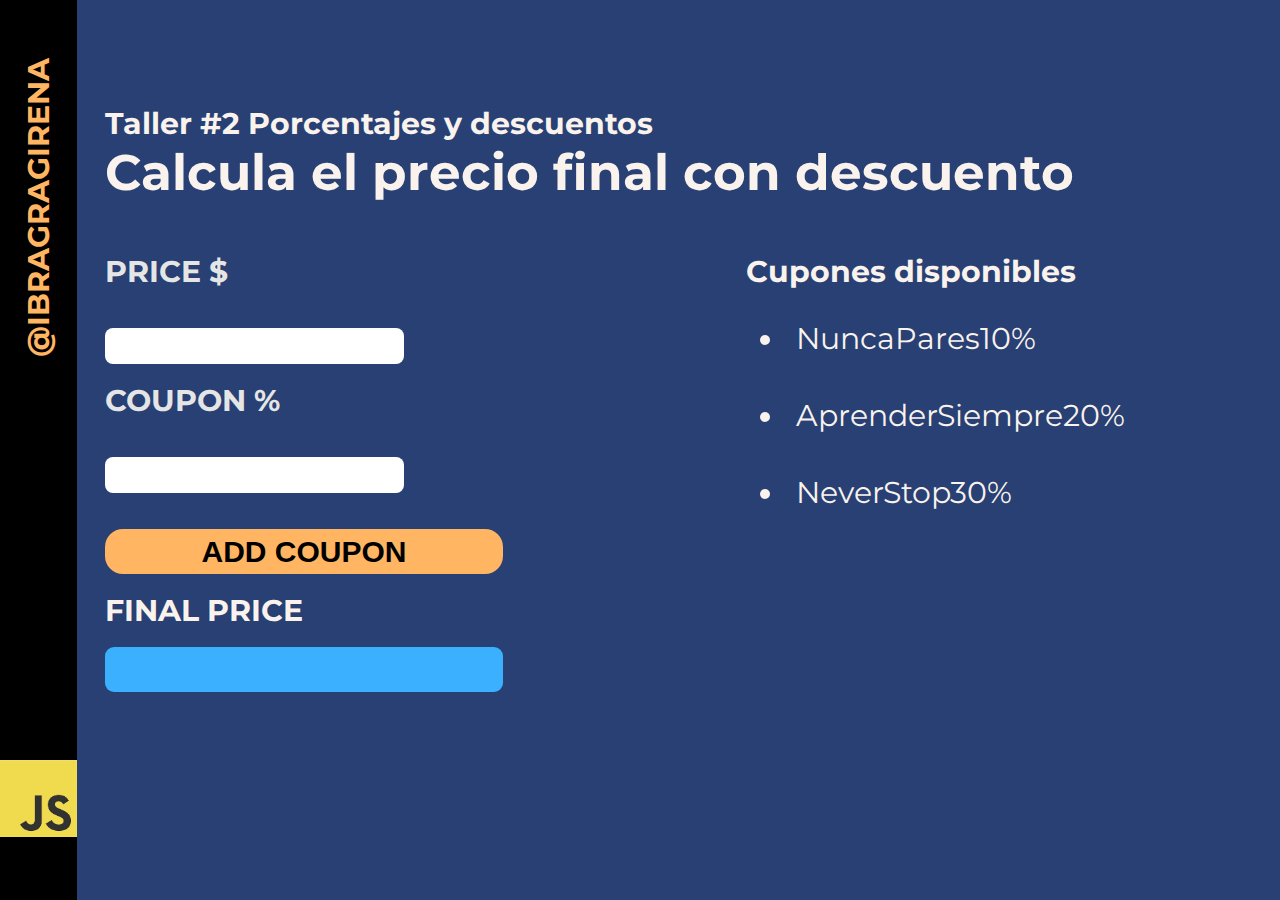
<file: descuentos.html>
<!DOCTYPE html>
<html lang="en">
<head>
    <meta charset="UTF-8">
    <meta http-equiv="X-UA-Compatible" content="IE=edge">
    <meta name="viewport" content="width=device-width, initial-scale=1.0">
    <link rel="preconnect" href="https://fonts.googleapis.com">
    <link rel="preconnect" href="https://fonts.gstatic.com" crossorigin>
    <link href="https://fonts.googleapis.com/css2?family=Montserrat:wght@100;400;700&family=Work+Sans:ital,wght@0,100;0,400;0,700;1,700&display=swap" rel="stylesheet">
    <link rel="stylesheet" href="./styles.css">
    <title>Percentages and discounts | Curso Práctico de Javascript en Platzi</title>
</head>
<body>
    <header class="nav-bar">
        <nav>
            <div>
                <a href="./index.html">
                    <img class="js" src="./icons/js.png" />
                </a>
            </div>    
            <a class="user" href="https://www.linkedin.com/in/ibrahim-gragirena-0a2a38190/" target="_blank">@IBRAGRAGIRENA</a>
        </nav> 
    </header>

    <main>
        <section class="card">
            <header>
                <h2>Taller #2 Porcentajes y descuentos</h2>
                <h1>Calcula el precio final con descuento</h1>
            </header>
    
            <div class="taller">
                <section class="discount">
                    <form class="form">
                        <label class="label" for="inputPrice" >PRICE $</label>
                        <input class="input" id="inputPrice" type="number"  /> 
                        
                        <!--oninput="onClickButtonPrice()" Para leer automatico el texto del user combinado al discount.-->
            
                       <!--<label class="label" for="inputDiscount">DISCOUNT %</label>--> 
                        <!-- <input class="input" id="inputDiscount" type="number" oninput="onClickButtonPrice()" />--> 
            
                        <label class="label" for="inputCoupon">COUPON %</label>
                        <input class="input" id="inputCoupon" type="text" />
                        <button class="primary-button" type="button" onclick="onClickButtonPrice()"> ADD COUPON </button>
            
                        <h2 class="finalPrice">FINAL PRICE</h2>
                        <div class="result" id="resultPrice"></div>
            
                    </form>
                </section>
                <section class="discount">
                    <h2>Cupones disponibles</h2>
                    <ul>
                        <li>NuncaPares10%</li>
                        <li>AprenderSiempre20%</li>
                        <li>NeverStop30%</li>
                    </ul>
                </section>
            </div>
            
        </section>
    </main>

    <script src="./descuentos.js"></script>
</body>
</html>
</file>
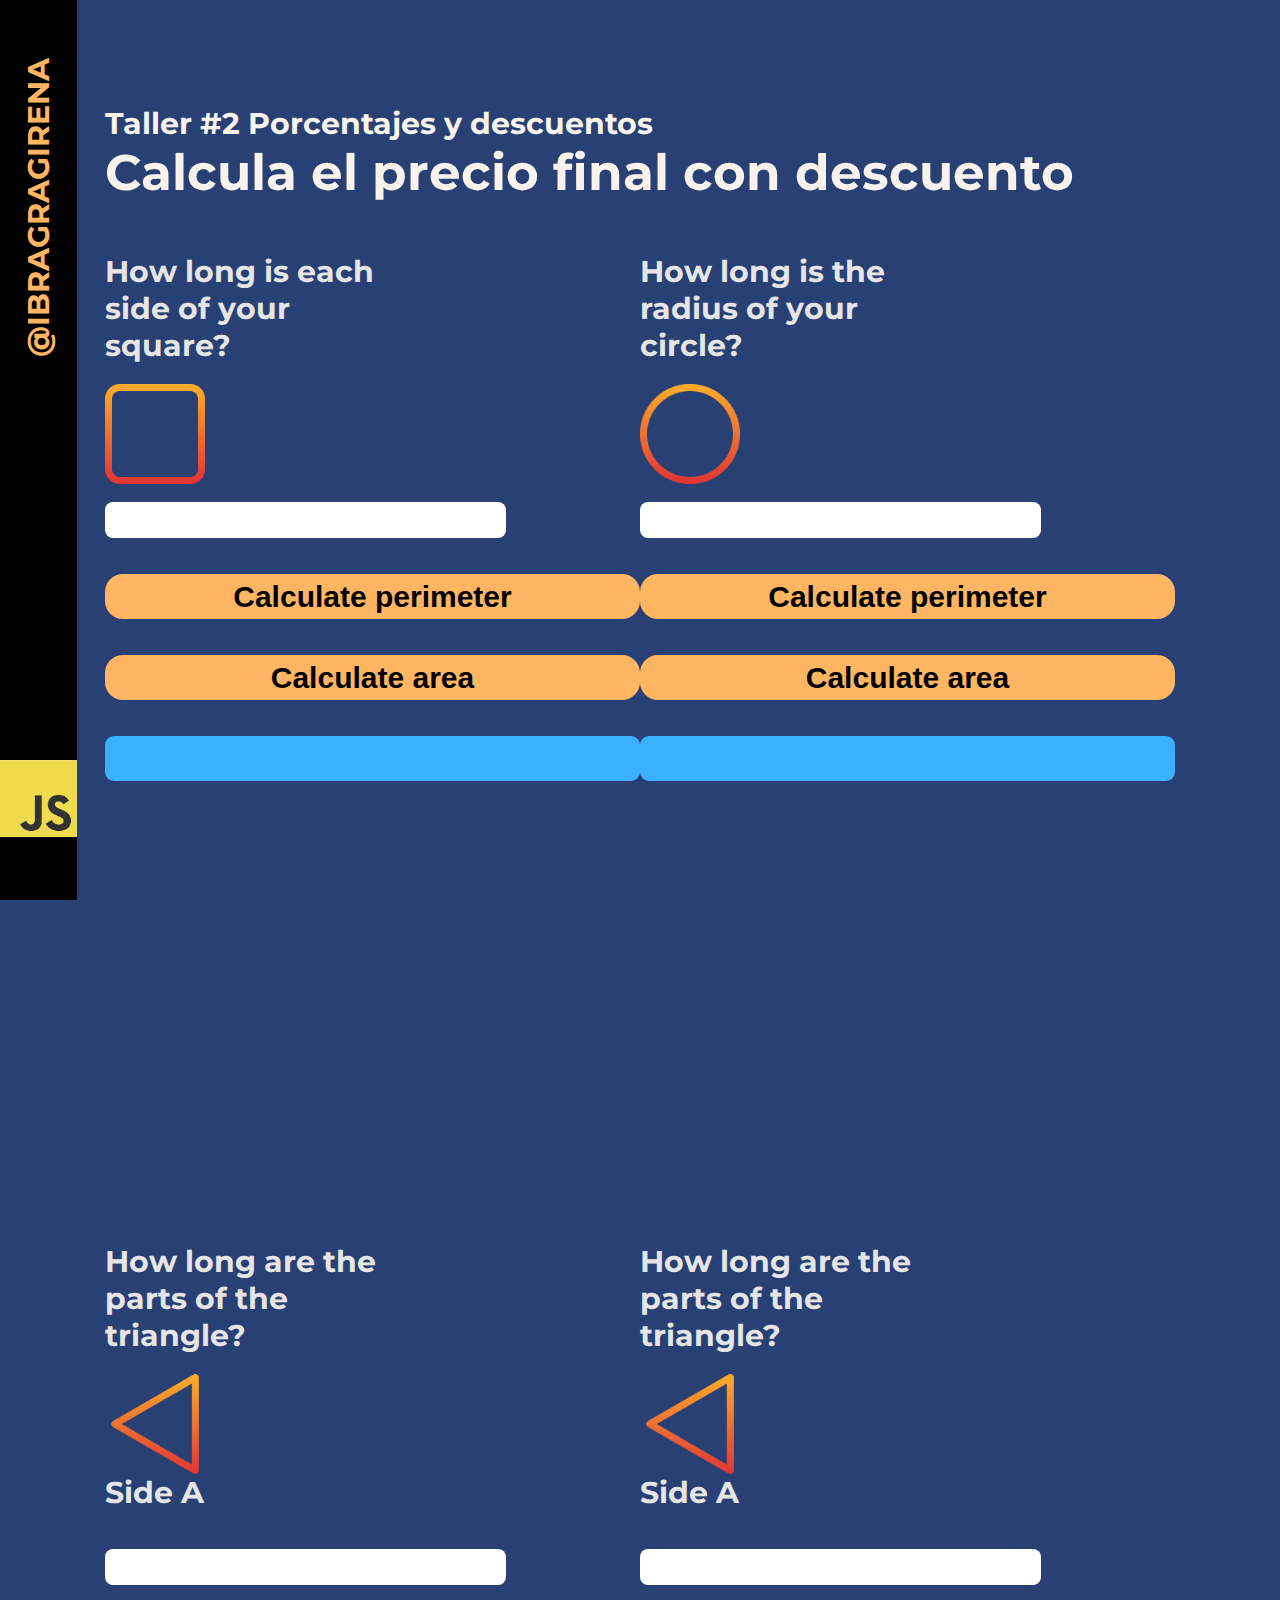
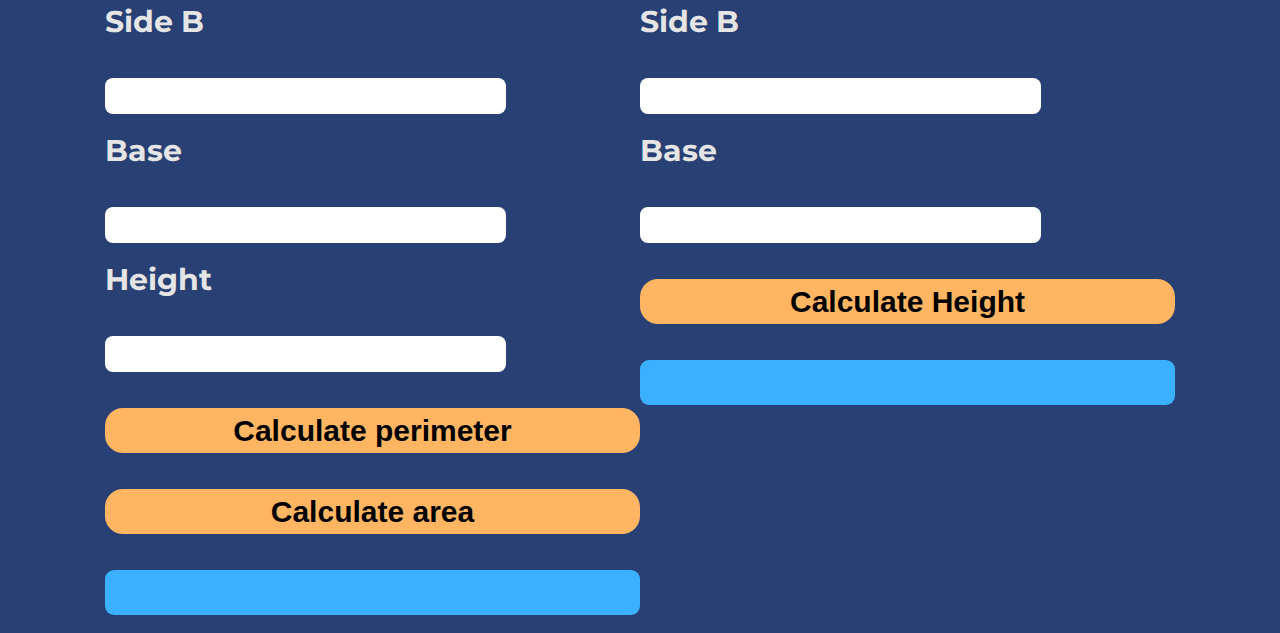
<file: figuras.html>
<!DOCTYPE html>
<html lang="en">
<head>
    <meta charset="UTF-8">
    <meta http-equiv="X-UA-Compatible" content="IE=edge">
    <meta name="viewport" content="width=device-width, initial-scale=1.0">
    <link rel="preconnect" href="https://fonts.googleapis.com">
    <link rel="preconnect" href="https://fonts.gstatic.com" crossorigin>
    <link href="https://fonts.googleapis.com/css2?family=Montserrat:wght@100;400;700&family=Work+Sans:ital,wght@0,100;0,400;0,700;1,700&display=swap" rel="stylesheet">
    <link rel="stylesheet" href="./styles.css">
    <title>Geometric Figures | Curso Práctico de Javascript en Platzi</title>
</head>
<body>
    <header class="nav-bar">
        <nav>
            <div>
                <a href="./index.html">
                    <img class="js" src="./icons/js.png" />
                </a>
            </div>    
            <a class="user" href="https://www.linkedin.com/in/ibrahim-gragirena-0a2a38190/" target="_blank">@IBRAGRAGIRENA</a>
        </nav> 
    </header>

    <main>
        <section class="card">
            <header>
                <h2>Taller #2 Porcentajes y descuentos</h2>
                <h1>Calcula el precio final con descuento</h1>
            </header>
            <!-- Square-->
    
            <div class="taller tallerFiguras"">
                <div class="square_section">
                    <form class="form">
                        <label class="label" for="inputSquare">
                            How long is each side of your square? 
                        </label>
                        <img src="./icons/square.png" alt="square">
                        <input class="input" id="inputSquare" type="number"/>
                        <button class="primary-button" type="button" onclick="calculateSquarePerimeter()">Calculate perimeter</button>
                        <button class="primary-button" type="button" onclick="calculateSquareArea()">Calculate area</button>
                    </form>
                    <div class="result" id="squareResult"></div>

                </div>
        
                        <!-- Circulo-->
        
        
                <div class="circle_section">
                    <form class="form">
                        <label class="label" for="inputCircle">
                            How long is the radius of your circle?
                        </label>
                        <img src="./icons/circle.png" alt="circle">
                        <input class="input"  id="inputCircle" type="number"/>
                        <button class="primary-button" type="button" onclick="calculateCirclePerimeter()">Calculate perimeter</button>
                        <button class="primary-button" type="button" onclick="calculateCircleArea()">Calculate area</button>
                    </form>
                    <div class="result" id="circleResult"></div>

                </div>
        
            
                    <!-- Triangulo-->
        
                <div class="triangle_section">
                    <form class="form">
                        <label class="label">How long are the parts of the triangle?</label>
        
                        <img src="./icons/triangle.png" alt="triangle">
                        <label class="label" for="inputTriangle1">
                            Side A
                        </label>
                        <input class="input"  id="inputTriangle1" type="number"/>
        
        
                        <label class="label"  for="inputTriangle2">
                            Side B
                        </label>
                        <input class="input"  id="inputTriangle2" type="number"/>
        
        
                        <label class="label" for="inputTriangleBase">
                            Base
                        </label>
                        <input class="input"  id="inputTriangleBase" type="number"/>
        
        
                        <label class="label" for="inputTriangleHeight">
                            Height
                        </label>
                        <input class="input"  id="inputTriangleHeight" type="number"/>
        
                        <button class="primary-button" type="button" onclick="calculateTrianglePerimeter()">Calculate perimeter</button>
                        <button class="primary-button" type="button" onclick="calculateTriangleArea()">Calculate area</button>
                    </form>
                    <div class="result" id="triangleResult"></div>

                </div>
        
                        <!-- Triangulo Isósceles-->
        
                <div class="triangle_section">
                    <form class="form">
                        <label class="label">How long are the parts of the triangle?</label>
        
                        <img src="./icons/triangle.png" alt="triangle">
        
                        <label class="label"  for="inputIsosceles1">
                            Side A
                        </label>
                        <input class="input"  id="inputIsosceles1" type="number"/>
        
                        <label class="label"  for="inputIsosceles2">
                            Side B
                        </label>
                        <input class="input"  id="inputIsosceles2" type="number"/>
        
                        <label class="label" for="inputIsoscelesBase">
                            Base
                        </label>
                        <input class="input" id="inputIsoscelesBase" type="number"/>
                        
                        <button class="primary-button" type="button" onclick="calculateIsoscelesHeight()">Calculate Height</button>
                        <div class="result" id="triangleSecondResult"></div>

                    </form>
                </div>
            </div>
          
        </section> 
    </main>
    




    <script src="./figuras.js"></script>
</body>
</html>
</file>
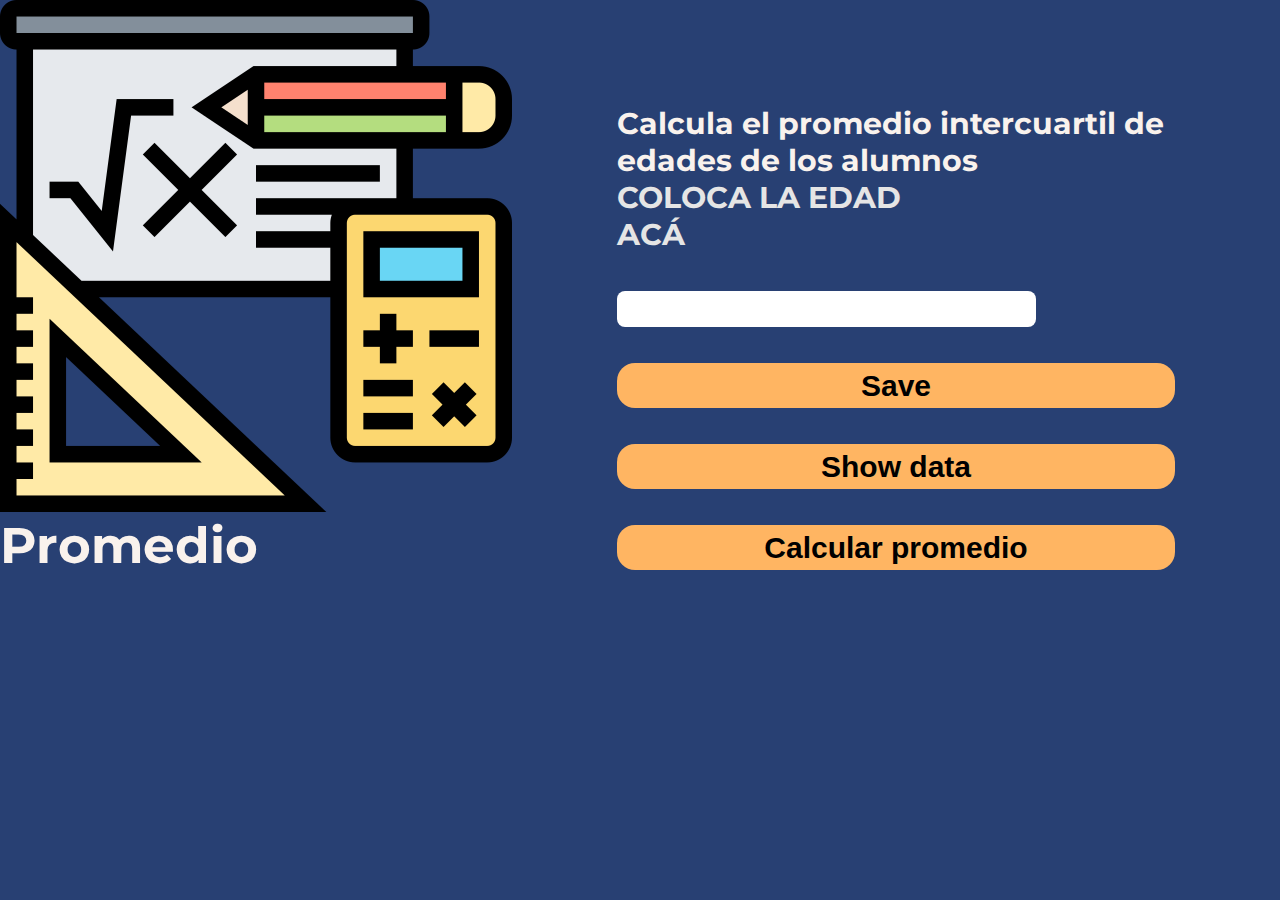
<file: PIC.html>
<!DOCTYPE html>
<html lang="en">
<head>
    <meta charset="UTF-8">
    <meta http-equiv="X-UA-Compatible" content="IE=edge">
    <meta name="viewport" content="width=device-width, initial-scale=1.0">
    <link rel="preconnect" href="https://fonts.googleapis.com">
    <link rel="preconnect" href="https://fonts.gstatic.com" crossorigin>
    <link href="https://fonts.googleapis.com/css2?family=Montserrat:wght@100;400;700&family=Work+Sans:ital,wght@0,100;0,400;0,700;1,700&display=swap" rel="stylesheet">
    <link rel="stylesheet" href="./styles.css">
    <title>Promedio, mediana, moda  | Curso Práctico de Javascript en Platzi</title>
</head>
<body>
    <header>
        <img src="./icons/math.png">
        <h1>Promedio</h1>

    </header>
    
    <section class="card">
        <h2 class="titulos">Calcula el promedio intercuartil de edades de los alumnos</h2>

        <form class="form">

            <label class="label" for="Age">COLOCA LA EDAD ACÁ</label>
            <input class="input" id="Age" type="number" />

            <input class="primary-button" type="button" value="Save" onclick="savedata()">
            <input class="primary-button" type="button" value="Show data" onclick="displayData()">

            <button class="primary-button" type="button" onclick="calcularPIC(lista)">Calcular promedio</button>
        </form>
        

        <div id="display"></div>


    </section>




    
    <script src="./PIC.js"></script>
</body>
</html>
</file>
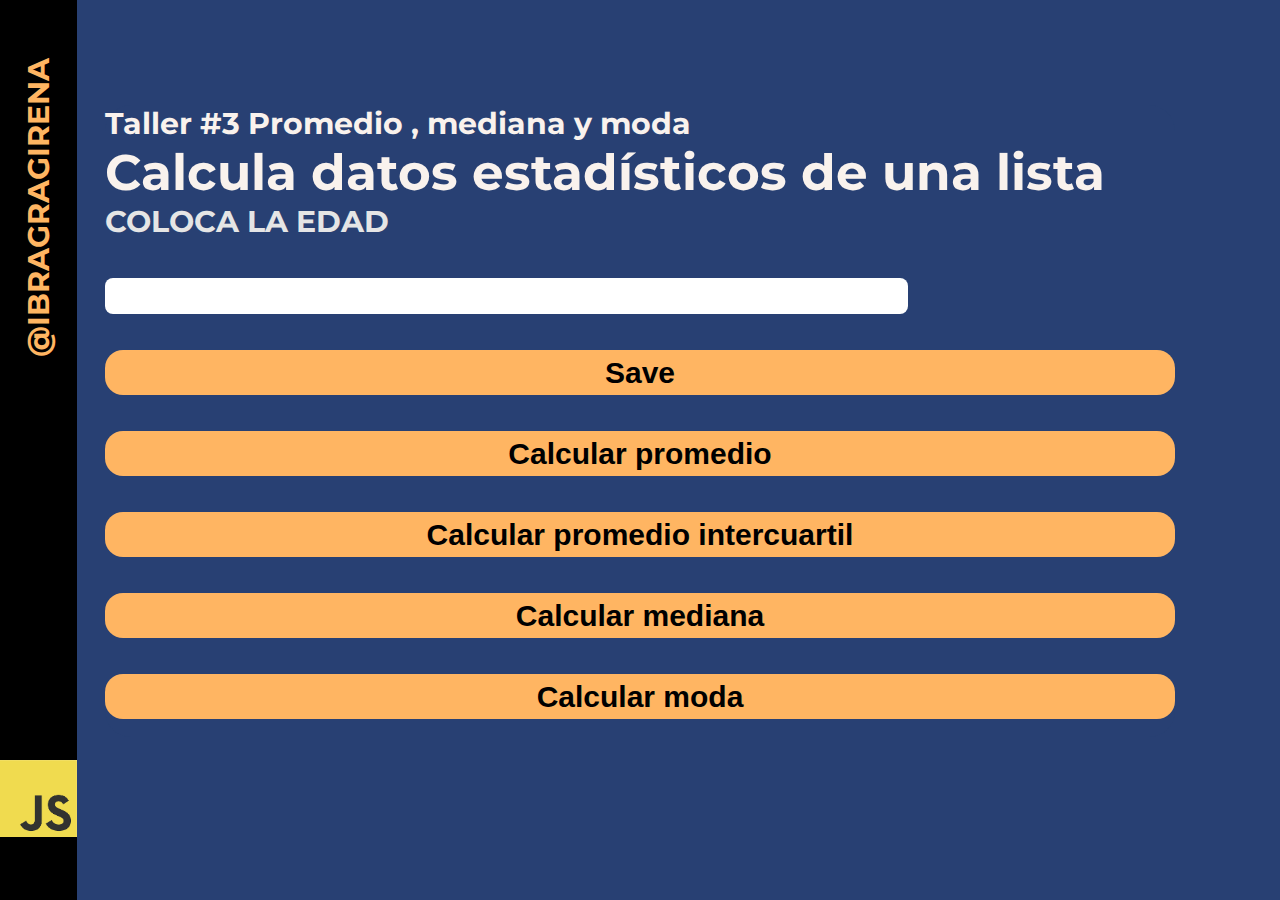
<file: promedio.html>
<!DOCTYPE html>
<html lang="en">
<head>
    <meta charset="UTF-8">
    <meta http-equiv="X-UA-Compatible" content="IE=edge">
    <meta name="viewport" content="width=device-width, initial-scale=1.0">
    <link rel="preconnect" href="https://fonts.googleapis.com">
    <link rel="preconnect" href="https://fonts.gstatic.com" crossorigin>
    <link href="https://fonts.googleapis.com/css2?family=Montserrat:wght@100;400;700&family=Work+Sans:ital,wght@0,100;0,400;0,700;1,700&display=swap" rel="stylesheet">
    <link rel="stylesheet" href="./styles.css">
    <title>Promedio, mediana, moda  | Curso Práctico de Javascript en Platzi</title>
</head>
<body>
    <header class="nav-bar">
        <nav>
            <div>
                <a href="./index.html">
                    <img class="js" src="./icons/js.png" />
                </a>
            </div>     
            <a class="user" href="https://www.linkedin.com/in/ibrahim-gragirena-0a2a38190/" target="_blank">@IBRAGRAGIRENA</a>
        </nav> 
    </header>
    <main>

        <section class="card">
            <div class="container">
                <header>
                    <h2>Taller #3 Promedio , mediana y moda</h2>
                    <h1>Calcula datos estadísticos de una lista</h1>
                </header>        
                <form class="form">
        
                    <label class="label" for="Age">COLOCA LA EDAD   </label>
                    <input class="input" id="Age" type="number" />
        
                    <input class="primary-button" type="button" value="Save" onclick="saveData()">
        
                    <button class="primary-button" type="button" onclick="calcularMediaAritmetica(lista)">Calcular promedio</button>
                    <button class="primary-button" type="button" onclick="calcularPIC(lista)">Calcular promedio intercuartil</button>
                    <button class="primary-button" type="button" onclick="calcularMediana(lista)">Calcular mediana</button>
                    <button class="primary-button" type="button" onclick="displayModa()">Calcular moda</button>
                </form>
                
        
                <div id="display"></div>
                
           

            </div>
        </section>
    </main>




    
    <script src="./promedio.js"></script>
    <script src="./moda.js"></script>
    <script src="./mediana.js"></script>
    <script src="./PIC.js"></script>


</body>
</html>
</file>
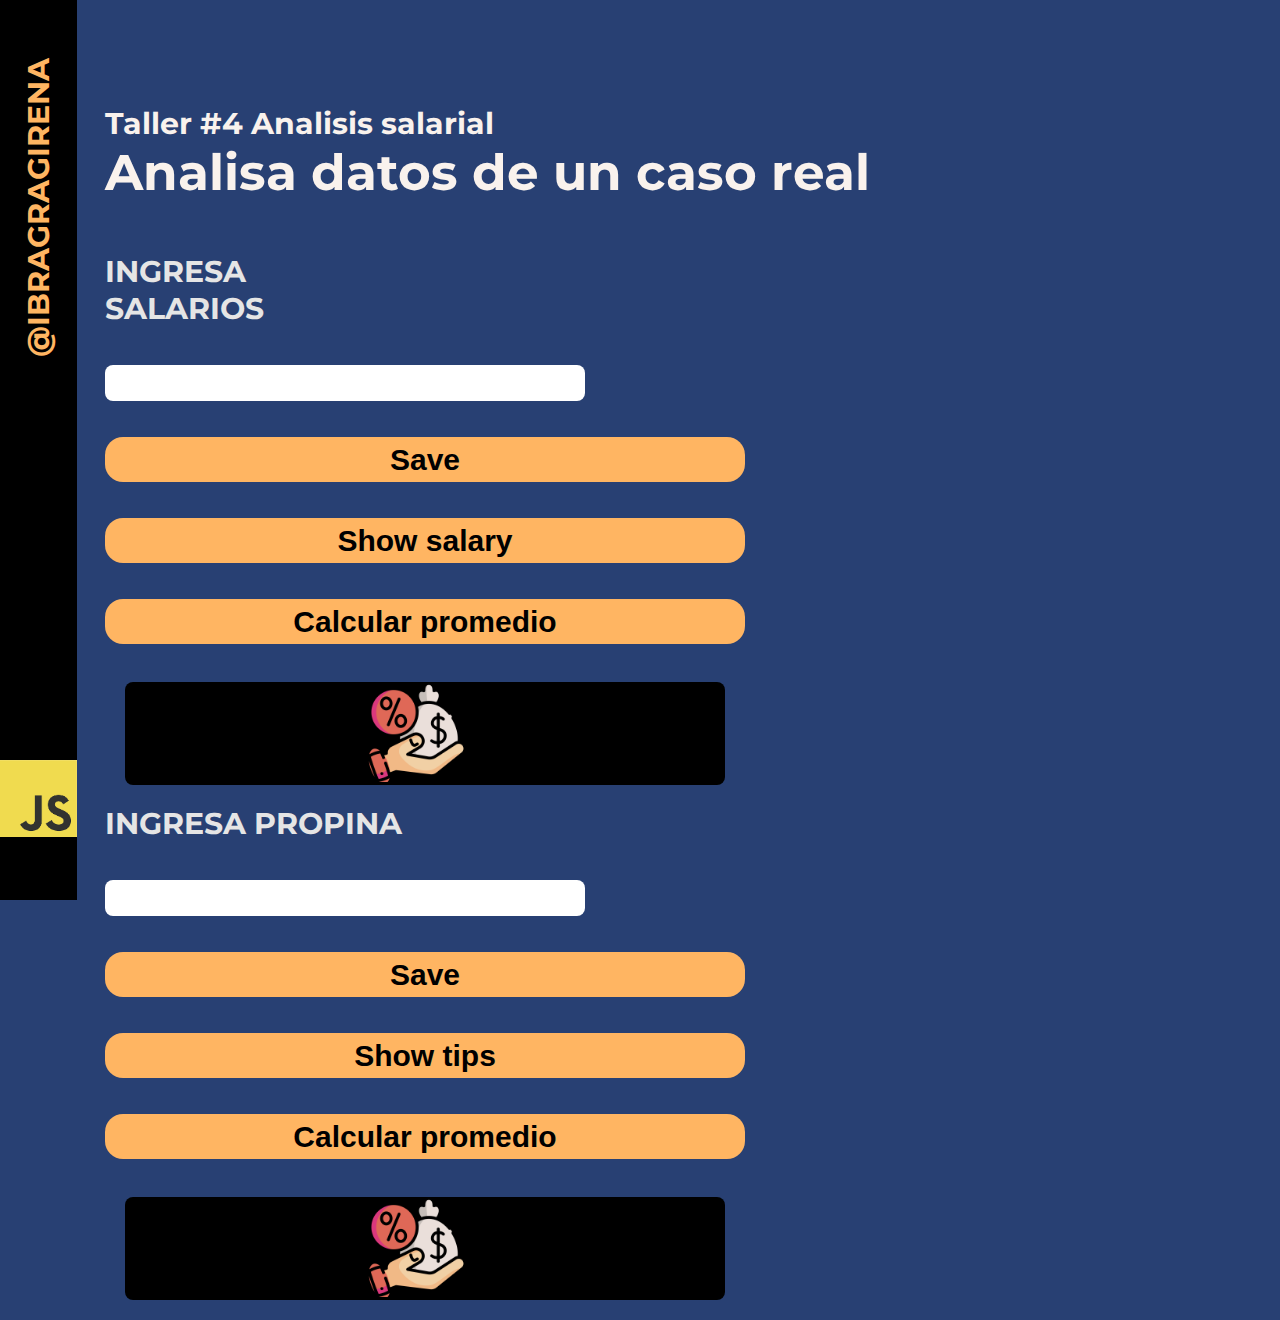
<file: salarios.html>
<!DOCTYPE html>
<html lang="en">
<head>
    <meta charset="UTF-8">
    <meta http-equiv="X-UA-Compatible" content="IE=edge">
    <meta name="viewport" content="width=device-width, initial-scale=1.0">
    <link rel="preconnect" href="https://fonts.googleapis.com">
    <link rel="preconnect" href="https://fonts.gstatic.com" crossorigin>
    <link href="https://fonts.googleapis.com/css2?family=Montserrat:wght@100;400;700&family=Work+Sans:ital,wght@0,100;0,400;0,700;1,700&display=swap" rel="stylesheet">
    <link rel="stylesheet" href="./styles.css">
    <title>Promedio, mediana, moda  | Curso Práctico de Javascript en Platzi</title>
</head>
<body>
    <header class="nav-bar">
        <nav>
            <div>
                <a href="./index.html">
                    <img class="js" src="./icons/js.png" />
                </a>
            </div>     
            <a class="user" href="https://www.linkedin.com/in/ibrahim-gragirena-0a2a38190/" target="_blank">@IBRAGRAGIRENA</a>
        </nav> 
    </header>
    <main>
        <section class="card">
            <header>
                <h2>Taller #4 Analisis salarial</h2>
                <h1>Analisa datos de un caso real</h1>
            </header> 
    
            <div class="taller">
                <section>         
                    <form class="form">
                        <!--SALARY-->
                        <label class="label" for="salary">INGRESA SALARIOS</label>
                        <input class="input" id="salary" type="number" />
            
                        <input class="primary-button" type="button" value="Save" onclick="saveSalary()">
                        <input class="primary-button" type="button" value="Show salary" onclick="displaySalary()">
            
                        <button class="primary-button" type="button" onclick="displayPromedioSalary()">Calcular promedio</button>
                        <div class="data">
                            <div class="displayImg">
                                <img src="./icons/percentage.png" />
                            </div>
                            <div id="display"></div>
                        </div>
                    </form>
                    <form class="form">
                        
                         <!--TIPS-->
                        <label class="label" for="tips">INGRESA PROPINA</label>
                        <input class="input" id="tips" type="number" />
                        <input class="primary-button" type="button" value="Save" onclick="saveTips()">
                        <input class="primary-button" type="button" value="Show tips" onclick="displayTips()">
                    
                        <button class="primary-button" type="button" onclick="displayPromedioTips()">Calcular promedio</button>
                        <div class="dataTips">
                            <div class="displayImg">
                                <img src="./icons/percentage.png" />
                            </div>
                            <div id="secondDisplay"></div>
                        </div>
                    </form>

                   
            
                </section>
            </div>
        </section>
    </main>




    
    <script src="./salarios.js"></script>
    <script src="./tips.js"></script>
    <script src="./analisis.js"></script>
</body>
</html>
</file>
<file: styles.css>
:root{
    --white : #F9F2ED;
    --black : #000000;
    --gray : #e5e5e5;
    --blue : #3AB0FF;
    --orange : #FFB562;
    --red : #F87474;
    --ocean : #14213d;
    --lightblue : #284073;
    --sm: 3rem;
    --md: 4rem;
    --lg: 5rem;
}
*{
    padding: 0;
    margin: 0;
    box-sizing: border-box;
}

html{
    font-size: 62.5%;
}
body{
    display: flex;
    flex-direction: row;
    font-family: 'Montserrat', sans-serif;
    background-color: var(--lightblue);
    color: var(--white);
    margin: 0;
}
h1 {
    font-size: var(--lg);
}
h2{
    font-size: var(--sm);
}
a{
    text-decoration: none;
    color: var(--ocean);
}


.nav-bar nav{
    position: fixed;
    display: flex;
    justify-content: space-between;
    flex-direction: column-reverse;
    align-content: space-between;
    width: 6vw;
    height: 100%;
    background-color: var(--black);
    color: var(--white);
    
}
.nav-bar nav a.user {
    transform: rotate(-90deg) translate(-300px, 0px);
    font-size: var(--sm);
    color: var(--orange);
    font-weight: bold;
}
.nav-bar nav .js{
    display: inline-block;
    width: 100%;
    height: auto;
    margin-bottom: 60px;
}

.titulos.finalPrice{
    color: var(--black);
    background-color: var(--red);
    width: 100%;
    height: 50px;
    border-radius: 8px;
    margin-top: 12px;
    text-align: center;
    font-size: var(--md);   
}
.about{
    margin: 30px 120px;
}
.landingCard{
    display: grid;
    grid-template-columns: 1fr 1fr;
    background-color: var(--ocean);
    width: 100vw;
    height: 100vh;
    justify-items: center;

}
.title{
    font-size: 85px;
    color: var(--white);
    margin-bottom: 50px;
    box-shadow: inset 0 0 0 0 var(--orange);
    margin: 1 -.25rem;
    padding: 0 .25rem;
    transition: color .3s ease-in-out, box-shadow .8s ease-in-out;
}
.title:hover{
    box-shadow: inset 700px 0 0 0 var(--orange);
    color: var(--ocean);
  }
  .text{
      font-size: var(--sm);
  }
.projects{
    display: grid;
    grid-template-rows: auto auto auto auto;
    background-color: var(--white);
    padding-bottom: 7rem;
    padding-right: 2rem;
}
.social-text{
    margin-top: 25px;
    font-size: var(--sm);
}
.social-text a{
    color: var(--orange);
}
.social-text a:hover{
    color: var(--red);
}
.box{
    display: flex;
    align-items: center;
    box-shadow: inset 0 0 0 0 var(--orange);
    margin: 1 -.25rem;
    padding: 0 .25rem;
    transition: color .3s ease-in-out, box-shadow .8s ease-in-out;
    color: white;
}
.box:hover{
    box-shadow: inset 800px 0 0 0 var(--orange);
    color: var(--ocean);
}
.box img{
    width: 100px;
    height: 100px;
    
}
.titleProject{
    font-size: 40px;
    

}
.secondTitle{
    font-size: 20px;
    grid-column-start: 2;
}
main {
    display: flex;
    width: 100%;
    height: 100vh;
}
.card{
    padding: 75px;
   width: 100%;
    align-items:flex-start;
    background-color: var(--lightblue);
    margin: 30px;

    
}
.taller{
    display: flex;
    margin-top: 50px;
    justify-content: space-between;
}
.taller ul li {
    margin: 20px 40px;
    padding: 10px;
    font-size: var(--sm);
}
.tallerFiguras{
    display: grid;
    grid-template-columns: 1fr 1fr ;
    grid-template-rows: 1fr 1fr;
    font-size: var(--sm);
}
.taller img {
    width: 100px;
    height: 100px;
}
.section{
    width: 100%;
    align-items:flex-start;
    justify-content: center;
    border-radius: 2em; 
    text-align: center;
    background-color: var(--lightblue);

    
}

.square_section,
.circle_section,
.triangle_section{
    display: flex;
    flex-direction: column;
    background-color: var(--lightblue);
    border-radius: 8px;
    border: solid 8px var(--olive);


}
.form{
    display: flex;
    flex-direction: column;
    justify-content: flex-start;
    align-items: flex-start;
}
.label {
    font-size: var(--sm);
    font-weight: bold;
    margin-bottom: 20px;
    width: 300px;
    color: var(--gray);
}
.input {
    background-color: var();
    border: none;
    border-radius: 8px;
    height: 4vh;
    width: 75%;
    font-size: var(--sm);
    padding: 6px;
    margin: 2vh 0vh;
}
.primary-button {
    background-color: var(--orange);
    border-radius: 18px;
    border: none;
    color: var(--black);
    width: 100%;
    cursor: pointer;
    font-size: var(--sm);
    font-weight: bold;
    height: 5vh;
    margin: 2vh 0vh;
}
.social{
    position: relative;
 
}

.result{
    background-color: var(--blue);
    border-radius: 9px;
    border: none;
    color: var(--white);
    width: 100%;
    font-size: 30px;
    font-weight: bold;
    margin: 8px;
    text-align: center;
    height: 5vh;
    margin: 2vh 0vh;
}

hr.rounded {
   display: none;
}
.data{
    display: flex;

    align-items: center;
    justify-content: center;
    margin: 20px 20px;
    background-color: var(--black);
    width: 600px;
    border-radius: 8px;
    grid-row-start: 2;
    grid-row-end: 4;
    grid-column-end: 3; 
}
.dataTips{
    display: flex;

    align-items: center;
    justify-content: center;
    margin: 20px 20px;
    background-color: var(--black);
    width: 600px;
    border-radius: 8px;
    grid-row-start: 3;
    grid-row-end: 5;
    grid-column-end: 3; 
}
#display, #secondDisplay{
    background-color: var(--ocean);
    border-radius: 8px;
    border: none;
    color: var(--white);
    font-size: 5vh;
    font-weight: bold;
    margin: 8px;
    height: fit-content;
    word-break:break-all;
    


}
.container{
    background-color: var(--lightblue);
    border-radius: 26px;
}
  
@media (max-width: 800px) {
    body{
        flex-direction: column;
        min-width: 415px;
    
    }
    .banner{
        display: flex;
        flex-direction: column;        
    }
  
    .landingCard{
        grid-template-columns: 1fr;
        width: 120vw;
        height: 115vh;
        justify-items: start;

    }
    .about{
        margin: 8px;
    }
    
    .nav-bar nav {
        position:fixed;
        flex-direction: inherit;
        align-content: space-between;
        width: 100%;
        height: 100px;
    
    }
    .nav-bar nav a.user {
        transform: rotate(360deg) translate(-16px, 32px);
    }
    .nav-bar nav .js{
        width: 100px;
    }
    .card{
        display: flex;
        flex-direction: column;
        justify-content: center;
        align-items: stretch;
        margin-top: 45vh;;
        
      
    }
    main {
        margin-top: 13vh;
    }
    .taller{
        align-items: center;
        flex-direction: column;
    
    }
    .tallerFiguras{
        grid-template-columns: 1fr;
        margin-top: 170vh;  }
    .social{
        display: none;
    }
    .form{
        align-items: flex-start;
    }
    .label{
        width: 100%;
    }
   #display{
    font-size: 5vw;
    word-break:break-word;


   }
   .data{
       display: flex;
       align-items: center;
       justify-content: center;
    
   }
   .linea{
    width: 50%;
}
.dataTips{
    display: none;
}
}
</file>
